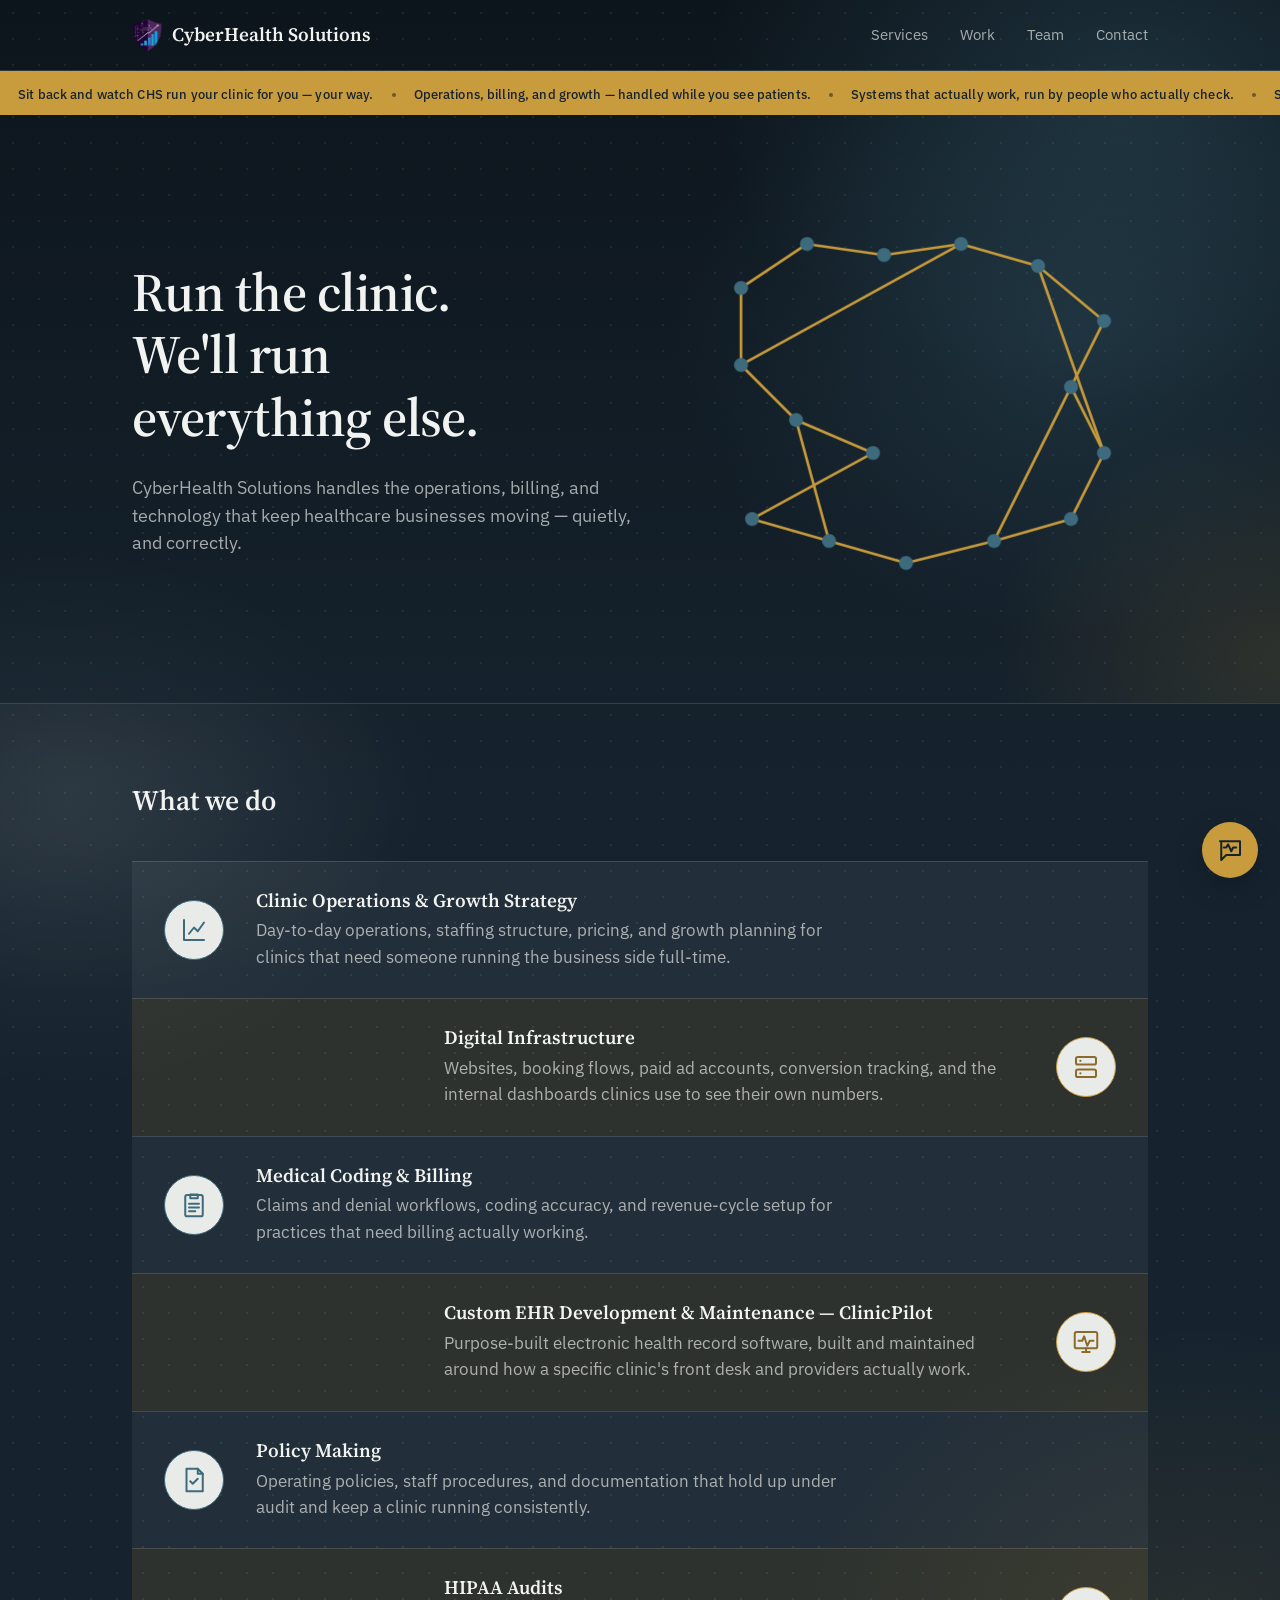
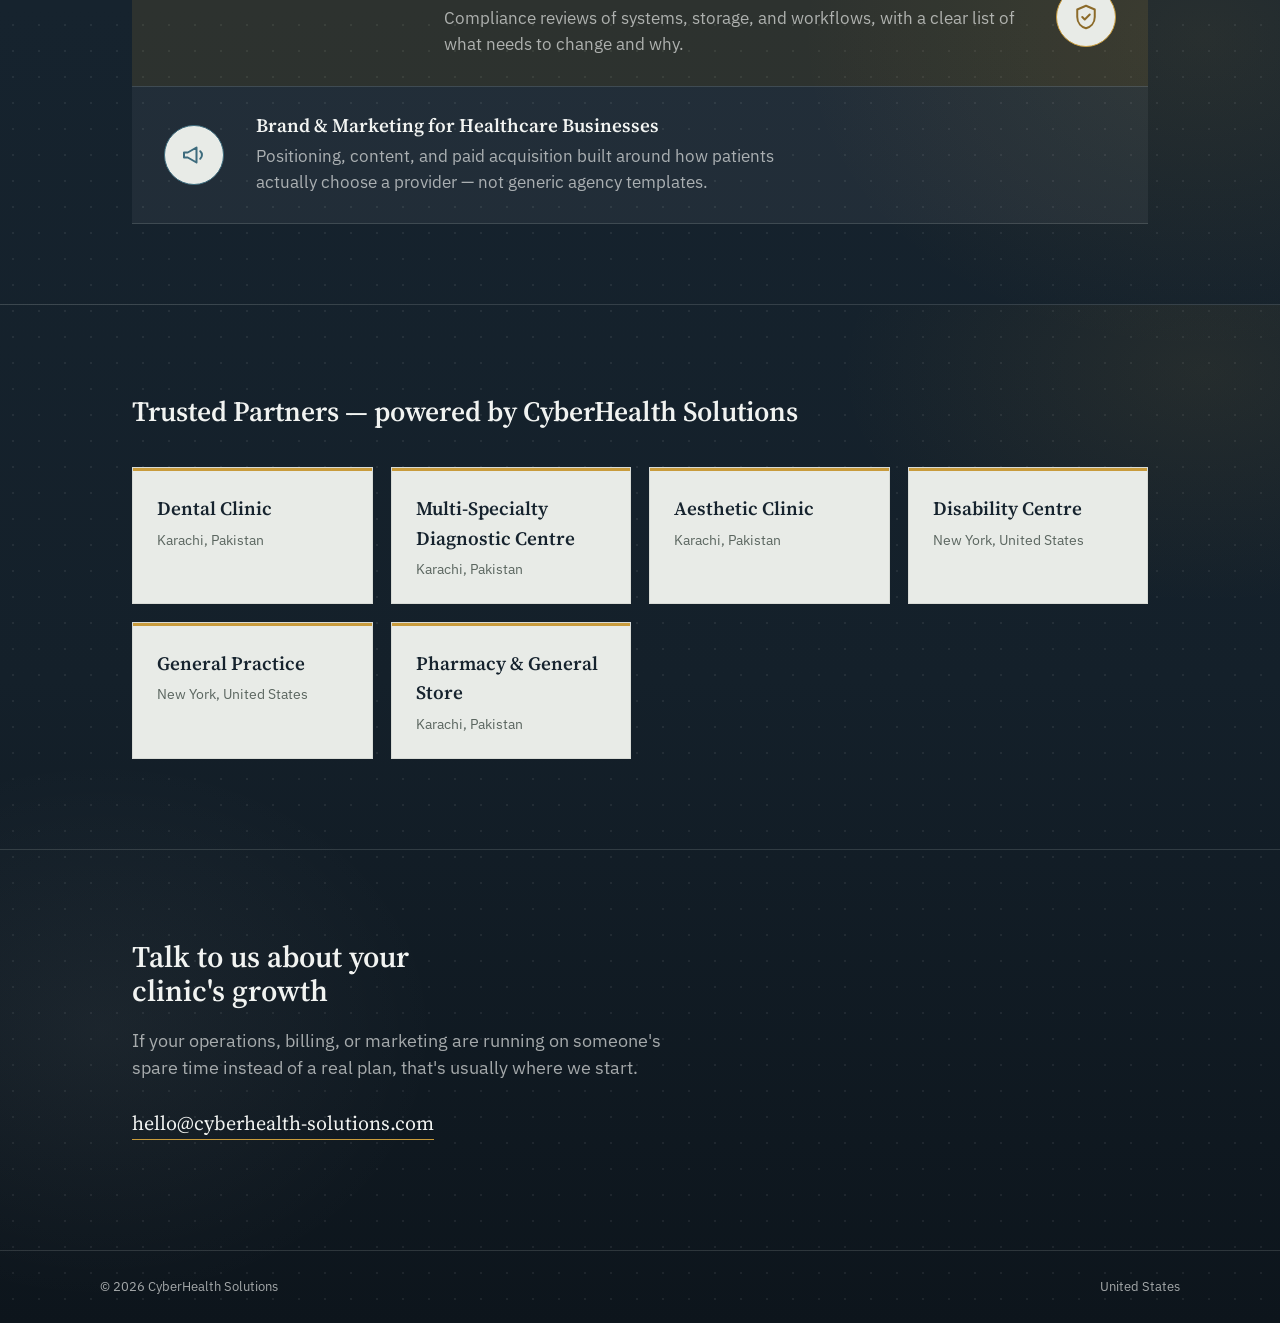
<file: index.html>
<!DOCTYPE html>
<html lang="en">
<head>
<meta charset="UTF-8">
<meta name="viewport" content="width=device-width, initial-scale=1.0">
<title>CyberHealth Solutions — Clinic operations, growth &amp; health IT consulting</title>
<meta name="description" content="CyberHealth Solutions helps clinics and healthcare businesses run better — operations, digital infrastructure, revenue cycle, and growth.">
<link rel="preconnect" href="https://fonts.googleapis.com">
<link rel="preconnect" href="https://fonts.gstatic.com" crossorigin>
<link href="https://fonts.googleapis.com/css2?family=Source+Serif+4:opsz,wght@8..60,400;8..60,500;8..60,600&family=IBM+Plex+Sans:wght@400;500;600&display=swap" rel="stylesheet">
<link rel="stylesheet" href="css/styles.css">
</head>
<body>

<header class="site-header">
  <div class="wrap header-inner">
    <a href="/" class="wordmark">
      <img class="logo-mark" src="assets/logo.png" alt="CyberHealth Solutions logo" width="499" height="563">
      <span class="wordmark-text">CyberHealth Solutions</span>
    </a>
    <nav class="site-nav">
      <a href="#services">Services</a>
      <a href="#work">Work</a>
      <a href="team.html">Team</a>
      <a href="#contact">Contact</a>
    </nav>
  </div>
</header>

<div class="marquee">
  <p class="marquee-static">Sit back and watch CHS run your clinic for you — your way.</p>
  <div class="marquee-track" aria-hidden="true">
    <span class="marquee-group">
      <span class="marquee-item">Sit back and watch CHS run your clinic for you — your way.</span>
      <span class="marquee-dot"></span>
      <span class="marquee-item">Operations, billing, and growth — handled while you see patients.</span>
      <span class="marquee-dot"></span>
      <span class="marquee-item">Systems that actually work, run by people who actually check.</span>
      <span class="marquee-dot"></span>
    </span>
    <span class="marquee-group">
      <span class="marquee-item">Sit back and watch CHS run your clinic for you — your way.</span>
      <span class="marquee-dot"></span>
      <span class="marquee-item">Operations, billing, and growth — handled while you see patients.</span>
      <span class="marquee-dot"></span>
      <span class="marquee-item">Systems that actually work, run by people who actually check.</span>
      <span class="marquee-dot"></span>
    </span>
  </div>
</div>

<main>

  <section class="hero">
    <div class="wrap hero-inner">
      <div class="hero-copy">
        <h1>Run the clinic. We'll run everything else.</h1>
        <p class="hero-sub">CyberHealth Solutions handles the operations, billing, and technology that keep healthcare businesses moving — quietly, and correctly.</p>
      </div>

      <div class="hero-animation" aria-hidden="true">
        <svg viewBox="0 0 200 180" xmlns="http://www.w3.org/2000/svg">
          <g class="hero-lines">
            <line class="hero-line" style="--i:0"  x1="20"  y1="140" x2="55"  y2="150"/>
            <line class="hero-line" style="--i:1"  x1="55"  y1="150" x2="90"  y2="160"/>
            <line class="hero-line" style="--i:2"  x1="90"  y1="160" x2="130" y2="150"/>
            <line class="hero-line" style="--i:3"  x1="130" y1="150" x2="165" y2="140"/>
            <line class="hero-line" style="--i:4"  x1="165" y1="140" x2="180" y2="110"/>
            <line class="hero-line" style="--i:5"  x1="180" y1="110" x2="165" y2="80"/>
            <line class="hero-line" style="--i:6"  x1="165" y1="80"  x2="180" y2="50"/>
            <line class="hero-line" style="--i:7"  x1="180" y1="50"  x2="150" y2="25"/>
            <line class="hero-line" style="--i:8"  x1="150" y1="25"  x2="115" y2="15"/>
            <line class="hero-line" style="--i:9"  x1="115" y1="15"  x2="80"  y2="20"/>
            <line class="hero-line" style="--i:10" x1="80"  y1="20"  x2="45"  y2="15"/>
            <line class="hero-line" style="--i:11" x1="45"  y1="15"  x2="15"  y2="35"/>
            <line class="hero-line" style="--i:12" x1="15"  y1="35"  x2="15"  y2="70"/>
            <line class="hero-line" style="--i:13" x1="15"  y1="70"  x2="40"  y2="95"/>
            <line class="hero-line" style="--i:14" x1="40"  y1="95"  x2="75"  y2="110"/>
            <line class="hero-line" style="--i:15" x1="75"  y1="110" x2="20"  y2="140"/>
            <line class="hero-line" style="--i:16" x1="55"  y1="150" x2="40"  y2="95"/>
            <line class="hero-line" style="--i:17" x1="130" y1="150" x2="165" y2="80"/>
            <line class="hero-line" style="--i:18" x1="115" y1="15"  x2="15"  y2="70"/>
            <line class="hero-line" style="--i:19" x1="180" y1="110" x2="150" y2="25"/>
          </g>
          <g class="hero-pulse">
            <circle class="hero-dot" style="--dx:80px;  --dy:10px;  --i:0"  cx="20"  cy="140" r="3.2"/>
            <circle class="hero-dot" style="--dx:28px;  --dy:-18px; --i:1"  cx="55"  cy="150" r="3.2"/>
            <circle class="hero-dot" style="--dx:-22px; --dy:-47px; --i:2"  cx="90"  cy="160" r="3.2"/>
            <circle class="hero-dot" style="--dx:-73px; --dy:-57px; --i:3"  cx="130" cy="150" r="3.2"/>
            <circle class="hero-dot" style="--dx:-114px;--dy:-67px; --i:4"  cx="165" cy="140" r="3.2"/>
            <circle class="hero-dot" style="--dx:-128px;--dy:-55px; --i:5"  cx="180" cy="110" r="3.2"/>
            <circle class="hero-dot" style="--dx:-103px;--dy:-38px; --i:6"  cx="165" cy="80"  r="3.2"/>
            <circle class="hero-dot" style="--dx:-102px;--dy:-13px; --i:7"  cx="180" cy="50"  r="3.2"/>
            <circle class="hero-dot" style="--dx:-50px; --dy:23px;  --i:8"  cx="150" cy="25"  r="3.2"/>
            <circle class="hero-dot" style="--dx:7px;   --dy:22px;  --i:9"  cx="115" cy="15"  r="3.2"/>
            <circle class="hero-dot" style="--dx:58px;  --dy:22px;  --i:10" cx="80"  cy="20"  r="3.2"/>
            <circle class="hero-dot" style="--dx:103px; --dy:40px;  --i:11" cx="45"  cy="15"  r="3.2"/>
            <circle class="hero-dot" style="--dx:134px; --dy:38px;  --i:12" cx="15"  cy="35"  r="3.2"/>
            <circle class="hero-dot" style="--dx:128px; --dy:23px;  --i:13" cx="15"  cy="70"  r="3.2"/>
            <circle class="hero-dot" style="--dx:92px;  --dy:18px;  --i:14" cx="40"  cy="95"  r="3.2"/>
            <circle class="hero-dot" style="--dx:42px;  --dy:22px;  --i:15" cx="75"  cy="110" r="3.2"/>
          </g>
        </svg>
      </div>
    </div>
  </section>

  <section id="services" class="services">
    <div class="wrap">
      <h2>What we do</h2>
      <div class="service-list">

        <div class="service-banner">
          <span class="service-icon">
            <svg viewBox="0 0 24 24" fill="none" stroke="currentColor" stroke-width="1.6" stroke-linecap="round" stroke-linejoin="round"><path d="M4 4v16h16"/><path d="M8 15l4-5 3 3 5-7"/></svg>
          </span>
          <div class="service-copy">
            <h3>Clinic Operations &amp; Growth Strategy</h3>
            <p>Day-to-day operations, staffing structure, pricing, and growth planning for clinics that need someone running the business side full-time.</p>
          </div>
        </div>

        <div class="service-banner">
          <span class="service-icon">
            <svg viewBox="0 0 24 24" fill="none" stroke="currentColor" stroke-width="1.6" stroke-linecap="round" stroke-linejoin="round"><rect x="4" y="4" width="16" height="6" rx="1.5"/><rect x="4" y="14" width="16" height="6" rx="1.5"/><circle cx="7.5" cy="7" r="0.9" fill="currentColor" stroke="none"/><circle cx="7.5" cy="17" r="0.9" fill="currentColor" stroke="none"/></svg>
          </span>
          <div class="service-copy">
            <h3>Digital Infrastructure</h3>
            <p>Websites, booking flows, paid ad accounts, conversion tracking, and the internal dashboards clinics use to see their own numbers.</p>
          </div>
        </div>

        <div class="service-banner">
          <span class="service-icon">
            <svg viewBox="0 0 24 24" fill="none" stroke="currentColor" stroke-width="1.6" stroke-linecap="round" stroke-linejoin="round"><rect x="5" y="4" width="14" height="17" rx="1.5"/><path d="M9 3.5h6v3H9z"/><path d="M8 11h8M8 14h8M8 17h5"/></svg>
          </span>
          <div class="service-copy">
            <h3>Medical Coding &amp; Billing</h3>
            <p>Claims and denial workflows, coding accuracy, and revenue-cycle setup for practices that need billing actually working.</p>
          </div>
        </div>

        <div class="service-banner">
          <span class="service-icon">
            <svg viewBox="0 0 24 24" fill="none" stroke="currentColor" stroke-width="1.6" stroke-linecap="round" stroke-linejoin="round"><rect x="3" y="4" width="18" height="13" rx="1.5"/><path d="M9 20h6M12 17v3"/><path d="M6 11h3l1.5-3.5L13 15l2-4h3"/></svg>
          </span>
          <div class="service-copy">
            <h3>Custom EHR Development &amp; Maintenance — ClinicPilot</h3>
            <p>Purpose-built electronic health record software, built and maintained around how a specific clinic's front desk and providers actually work.</p>
          </div>
        </div>

        <div class="service-banner">
          <span class="service-icon">
            <svg viewBox="0 0 24 24" fill="none" stroke="currentColor" stroke-width="1.6" stroke-linecap="round" stroke-linejoin="round"><path d="M6 3h9l4 4v14H6z"/><path d="M15 3v4h4"/><path d="M9 13l2 2 4-4"/></svg>
          </span>
          <div class="service-copy">
            <h3>Policy Making</h3>
            <p>Operating policies, staff procedures, and documentation that hold up under audit and keep a clinic running consistently.</p>
          </div>
        </div>

        <div class="service-banner">
          <span class="service-icon">
            <svg viewBox="0 0 24 24" fill="none" stroke="currentColor" stroke-width="1.6" stroke-linecap="round" stroke-linejoin="round"><path d="M12 3l7 3v6c0 5-3.5 8-7 9-3.5-1-7-4-7-9V6z"/><path d="M9 12l2 2 4-4"/></svg>
          </span>
          <div class="service-copy">
            <h3>HIPAA Audits</h3>
            <p>Compliance reviews of systems, storage, and workflows, with a clear list of what needs to change and why.</p>
          </div>
        </div>

        <div class="service-banner">
          <span class="service-icon">
            <svg viewBox="0 0 24 24" fill="none" stroke="currentColor" stroke-width="1.6" stroke-linecap="round" stroke-linejoin="round"><path d="M4 10v4h3l7 4V6l-7 4H4z"/><path d="M17 9a4 4 0 010 6"/></svg>
          </span>
          <div class="service-copy">
            <h3>Brand &amp; Marketing for Healthcare Businesses</h3>
            <p>Positioning, content, and paid acquisition built around how patients actually choose a provider — not generic agency templates.</p>
          </div>
        </div>

      </div>
    </div>
  </section>

  <section id="work" class="work">
    <div class="wrap">
      <h2>Trusted Partners — powered by CyberHealth Solutions</h2>
      <div class="partner-grid">

        <div class="partner-badge">
          <span class="partner-name">Dental Clinic</span>
          <span class="partner-loc">Karachi, Pakistan</span>
        </div>

        <div class="partner-badge">
          <span class="partner-name">Multi-Specialty Diagnostic Centre</span>
          <span class="partner-loc">Karachi, Pakistan</span>
        </div>

        <div class="partner-badge">
          <span class="partner-name">Aesthetic Clinic</span>
          <span class="partner-loc">Karachi, Pakistan</span>
        </div>

        <div class="partner-badge">
          <span class="partner-name">Disability Centre</span>
          <span class="partner-loc">New York, United States</span>
        </div>

        <div class="partner-badge">
          <span class="partner-name">General Practice</span>
          <span class="partner-loc">New York, United States</span>
        </div>

        <div class="partner-badge">
          <span class="partner-name">Pharmacy &amp; General Store</span>
          <span class="partner-loc">Karachi, Pakistan</span>
        </div>

      </div>
    </div>
  </section>

  <section id="contact" class="contact">
    <div class="wrap">
      <h2>Talk to us about your clinic's growth</h2>
      <p>If your operations, billing, or marketing are running on someone's spare time instead of a real plan, that's usually where we start.</p>
      <a class="contact-link" href="mailto:hello@cyberhealth-solutions.com">hello@cyberhealth-solutions.com</a>
    </div>
  </section>

</main>

<footer class="site-footer">
  <div class="wrap footer-inner">
    <span>© 2026 CyberHealth Solutions</span>
    <span>United States</span>
  </div>
</footer>

<div class="mascot-widget">
  <button type="button" class="mascot-button" id="mascotToggle" aria-haspopup="dialog" aria-expanded="false" aria-controls="mascotPanel" aria-label="Open chat with CyberHealth Solutions">
    <svg viewBox="0 0 24 24" fill="none" stroke="currentColor" stroke-width="1.6" stroke-linecap="round" stroke-linejoin="round"><path d="M4 5h16v11H9l-4 4V5z"/><path d="M7 10h2l1.5-2.5L13 13l1.5-3H17"/></svg>
  </button>
  <div class="mascot-panel" id="mascotPanel" role="dialog" aria-labelledby="mascotPanelTitle" hidden>
    <div class="mascot-panel-head">
      <span id="mascotPanelTitle">Send us a message</span>
      <button type="button" class="mascot-close" id="mascotClose" aria-label="Close">×</button>
    </div>
    <form class="mascot-form" id="mascotForm">
      <div>
        <label for="mascotName">Name</label>
        <input type="text" id="mascotName" name="name" required>
      </div>
      <div>
        <label for="mascotEmail">Email</label>
        <input type="email" id="mascotEmail" name="email" required>
      </div>
      <div>
        <label for="mascotMessage">Message</label>
        <textarea id="mascotMessage" name="message" rows="4" required></textarea>
      </div>
      <button type="submit" class="mascot-submit">Send via email</button>
    </form>
  </div>
</div>

<script src="js/mascot.js"></script>
</body>
</html>
</file>
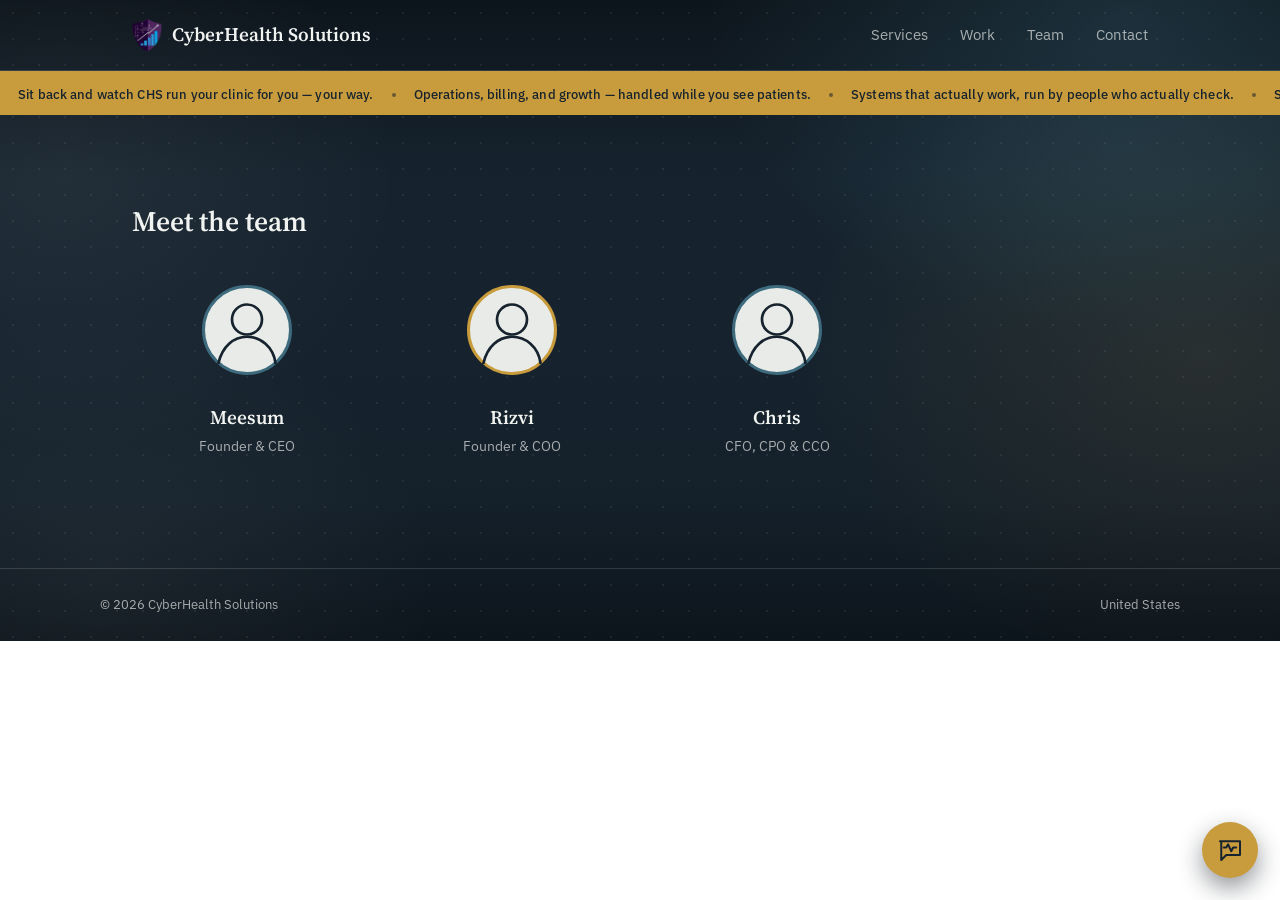
<file: team.html>
<!DOCTYPE html>
<html lang="en">
<head>
<meta charset="UTF-8">
<meta name="viewport" content="width=device-width, initial-scale=1.0">
<title>Meet the Team — CyberHealth Solutions</title>
<meta name="description" content="The team behind CyberHealth Solutions.">
<link rel="preconnect" href="https://fonts.googleapis.com">
<link rel="preconnect" href="https://fonts.gstatic.com" crossorigin>
<link href="https://fonts.googleapis.com/css2?family=Source+Serif+4:opsz,wght@8..60,400;8..60,500;8..60,600&family=IBM+Plex+Sans:wght@400;500;600&display=swap" rel="stylesheet">
<link rel="stylesheet" href="css/styles.css">
</head>
<body>

<header class="site-header">
  <div class="wrap header-inner">
    <a href="/" class="wordmark">
      <img class="logo-mark" src="assets/logo.png" alt="CyberHealth Solutions logo" width="499" height="563">
      <span class="wordmark-text">CyberHealth Solutions</span>
    </a>
    <nav class="site-nav">
      <a href="index.html#services">Services</a>
      <a href="index.html#work">Work</a>
      <a href="team.html">Team</a>
      <a href="index.html#contact">Contact</a>
    </nav>
  </div>
</header>

<div class="marquee">
  <p class="marquee-static">Sit back and watch CHS run your clinic for you — your way.</p>
  <div class="marquee-track" aria-hidden="true">
    <span class="marquee-group">
      <span class="marquee-item">Sit back and watch CHS run your clinic for you — your way.</span>
      <span class="marquee-dot"></span>
      <span class="marquee-item">Operations, billing, and growth — handled while you see patients.</span>
      <span class="marquee-dot"></span>
      <span class="marquee-item">Systems that actually work, run by people who actually check.</span>
      <span class="marquee-dot"></span>
    </span>
    <span class="marquee-group">
      <span class="marquee-item">Sit back and watch CHS run your clinic for you — your way.</span>
      <span class="marquee-dot"></span>
      <span class="marquee-item">Operations, billing, and growth — handled while you see patients.</span>
      <span class="marquee-dot"></span>
      <span class="marquee-item">Systems that actually work, run by people who actually check.</span>
      <span class="marquee-dot"></span>
    </span>
  </div>
</div>

<main>
  <section class="team">
    <div class="wrap">
      <h2>Meet the team</h2>
      <div class="team-grid">

        <div class="team-card">
          <svg class="team-avatar team-avatar--teal" viewBox="0 0 64 64" aria-hidden="true">
            <circle class="avatar-bg" cx="32" cy="32" r="29"/>
            <circle class="avatar-head" cx="32" cy="25" r="10"/>
            <path class="avatar-body" d="M13 54c2.5-11 10-17.5 19-17.5S49.5 43 51 54"/>
          </svg>
          <div class="team-name">Meesum</div>
          <div class="team-title">Founder &amp; CEO</div>
        </div>

        <div class="team-card">
          <svg class="team-avatar team-avatar--gold" viewBox="0 0 64 64" aria-hidden="true">
            <circle class="avatar-bg" cx="32" cy="32" r="29"/>
            <circle class="avatar-head" cx="32" cy="25" r="10"/>
            <path class="avatar-body" d="M13 54c2.5-11 10-17.5 19-17.5S49.5 43 51 54"/>
          </svg>
          <div class="team-name">Rizvi</div>
          <div class="team-title">Founder &amp; COO</div>
        </div>

        <div class="team-card">
          <svg class="team-avatar team-avatar--teal" viewBox="0 0 64 64" aria-hidden="true">
            <circle class="avatar-bg" cx="32" cy="32" r="29"/>
            <circle class="avatar-head" cx="32" cy="25" r="10"/>
            <path class="avatar-body" d="M13 54c2.5-11 10-17.5 19-17.5S49.5 43 51 54"/>
          </svg>
          <div class="team-name">Chris</div>
          <div class="team-title">CFO, CPO &amp; CCO</div>
        </div>

      </div>
    </div>
  </section>
</main>

<footer class="site-footer">
  <div class="wrap footer-inner">
    <span>© 2026 CyberHealth Solutions</span>
    <span>United States</span>
  </div>
</footer>

<div class="mascot-widget">
  <button type="button" class="mascot-button" id="mascotToggle" aria-haspopup="dialog" aria-expanded="false" aria-controls="mascotPanel" aria-label="Open chat with CyberHealth Solutions">
    <svg viewBox="0 0 24 24" fill="none" stroke="currentColor" stroke-width="1.6" stroke-linecap="round" stroke-linejoin="round"><path d="M4 5h16v11H9l-4 4V5z"/><path d="M7 10h2l1.5-2.5L13 13l1.5-3H17"/></svg>
  </button>
  <div class="mascot-panel" id="mascotPanel" role="dialog" aria-labelledby="mascotPanelTitle" hidden>
    <div class="mascot-panel-head">
      <span id="mascotPanelTitle">Send us a message</span>
      <button type="button" class="mascot-close" id="mascotClose" aria-label="Close">×</button>
    </div>
    <form class="mascot-form" id="mascotForm">
      <div>
        <label for="mascotName">Name</label>
        <input type="text" id="mascotName" name="name" required>
      </div>
      <div>
        <label for="mascotEmail">Email</label>
        <input type="email" id="mascotEmail" name="email" required>
      </div>
      <div>
        <label for="mascotMessage">Message</label>
        <textarea id="mascotMessage" name="message" rows="4" required></textarea>
      </div>
      <button type="submit" class="mascot-submit">Send via email</button>
    </form>
  </div>
</div>

<script src="js/mascot.js"></script>
</body>
</html>
</file>
<file: css/styles.css>
/* ============================================
   CyberHealth Solutions — design tokens
   Color:  ink #16232E · paper #F1F3F1 · teal #3D6B7D · gold #C89B3C
           muted #5B6660 · rule #D8DBD6
   Dark-page tokens: muted-dark / hairline / veil for text & panels that
   sit directly on the site-wide dark gradient (see body{}).
   Type:   Source Serif 4 (display) / IBM Plex Sans (body, ui)
   Layout: left-aligned, asymmetric, ledger-style record rows
   ============================================ */

:root {
  --ink: #16232E;
  --ink-deep: #0D151C;
  --paper: #F1F3F1;
  --paper-raised: #E8EBE7;
  --accent: #3D6B7D;
  --accent-bright: #7FB0C4;
  --accent-soft: rgba(61, 107, 125, 0.14);
  --gold: #C89B3C;
  --gold-soft: rgba(200, 155, 60, 0.16);
  --gold-dim: #8C6B2A;
  --muted: #5B6660;
  --muted-dark: rgba(241, 243, 241, 0.66);
  --rule: #D8DBD6;
  --hairline: rgba(241, 243, 241, 0.14);
  --veil: rgba(241, 243, 241, 0.05);
  --veil-gold: rgba(200, 155, 60, 0.13);

  --font-display: 'Source Serif 4', Georgia, serif;
  --font-body: 'IBM Plex Sans', -apple-system, BlinkMacSystemFont, sans-serif;

  --wrap-width: 1080px;
}

* { box-sizing: border-box; }

html { scroll-behavior: smooth; }

@media (prefers-reduced-motion: reduce) {
  html { scroll-behavior: auto; }
  * { animation-duration: 0.01ms !important; transition-duration: 0.01ms !important; }

  /* Hero heartbeat → circuit: skip straight to the static circuit end-state,
     with no ongoing ambient loop. */
  .hero-pulse,
  .hero-dot,
  .hero-line {
    animation: none !important;
    transform: none !important;
  }
  .hero-line {
    stroke-dashoffset: 0 !important;
    opacity: 1 !important;
  }
  .hero-dot { opacity: 1 !important; }

  /* Idle loops (mascot, service icons, team avatars) hold still. */
  .mascot-button,
  .service-icon,
  .team-avatar { animation: none !important; }
}

body {
  margin: 0;
  color: var(--paper);
  font-family: var(--font-body);
  font-size: 17px;
  line-height: 1.55;
  -webkit-font-smoothing: antialiased;

  /* Full-page dark gradient (previously hero-only), with a few soft
     glows — teal, gold, and plain light — so it reads as atmosphere
     rather than one flat dark slab. */
  background-image:
    radial-gradient(rgba(241, 243, 241, 0.07) 1px, transparent 1.4px),
    radial-gradient(700px 520px at 88% 3%, rgba(61, 107, 125, 0.30), transparent 60%),
    radial-gradient(520px 420px at 5% 28%, rgba(241, 243, 241, 0.055), transparent 65%),
    radial-gradient(620px 480px at 94% 56%, rgba(200, 155, 60, 0.10), transparent 65%),
    radial-gradient(520px 420px at 8% 90%, rgba(241, 243, 241, 0.05), transparent 65%),
    linear-gradient(180deg, var(--ink-deep) 0%, var(--ink) 28%, #16232E 55%, #14202A 78%, var(--ink-deep) 100%);
  background-size: 26px 26px, auto, auto, auto, auto, auto;
  background-repeat: repeat, no-repeat, no-repeat, no-repeat, no-repeat, no-repeat;
}

.wrap {
  max-width: var(--wrap-width);
  margin: 0 auto;
  padding: 0 32px;
}

a {
  color: var(--accent-bright);
  text-decoration: none;
  border-bottom: 1px solid transparent;
  transition: border-color 0.15s ease;
}
a:hover, a:focus-visible { border-bottom-color: currentColor; }
a:focus-visible { outline: 2px solid var(--gold); outline-offset: 3px; }

h1, h2, h3 {
  font-family: var(--font-display);
  font-weight: 600;
  line-height: 1.15;
  margin: 0;
  color: var(--paper);
}

p { margin: 0; }

/* ---------- header ---------- */

.site-header {
  border-bottom: 1px solid var(--hairline);
  position: relative;
  z-index: 20;
}

.header-inner {
  display: flex;
  align-items: center;
  justify-content: space-between;
  padding-top: 18px;
  padding-bottom: 18px;
}

.wordmark {
  display: flex;
  align-items: center;
  gap: 10px;
  border-bottom: none;
}

.wordmark:hover, .wordmark:focus-visible { border-bottom: none; }

.logo-mark {
  height: 34px;
  width: auto;
  flex-shrink: 0;
}

.wordmark-text {
  font-family: var(--font-display);
  font-size: 19px;
  font-weight: 600;
  color: var(--paper);
}

.site-nav {
  display: flex;
  gap: 32px;
}

.site-nav a {
  color: var(--muted-dark);
  font-size: 15px;
}

/* ---------- marquee ---------- */

.marquee {
  position: sticky;
  top: 0;
  z-index: 15;
  overflow: hidden;
  background: var(--gold);
  color: var(--ink);
  padding: 9px 0;
}

.marquee-track {
  display: inline-flex;
  white-space: nowrap;
  animation: marquee-scroll 34s linear infinite;
  will-change: transform;
}

.marquee:hover .marquee-track,
.marquee:focus-within .marquee-track {
  animation-play-state: paused;
}

@keyframes marquee-scroll {
  from { transform: translateX(0); }
  to { transform: translateX(-50%); }
}

.marquee-group {
  display: inline-flex;
  align-items: center;
}

.marquee-item {
  font-size: 13px;
  font-weight: 500;
  letter-spacing: 0.01em;
  padding: 0 18px;
}

.marquee-dot {
  width: 4px;
  height: 4px;
  flex-shrink: 0;
  border-radius: 50%;
  background: var(--ink);
  opacity: 0.55;
}

/* Visually hidden by default — screen readers get one clean line instead
   of the duplicated, auto-scrolling track (which is aria-hidden). */
.marquee-static {
  position: absolute;
  width: 1px;
  height: 1px;
  margin: -1px;
  padding: 0;
  overflow: hidden;
  clip: rect(0, 0, 0, 0);
  white-space: nowrap;
  border: 0;
}

@media (prefers-reduced-motion: reduce) {
  .marquee-track { display: none; }
  .marquee-static {
    position: static;
    width: auto;
    height: auto;
    margin: 0;
    padding: 0 24px;
    overflow: visible;
    clip: auto;
    white-space: normal;
    font-size: 13px;
    font-weight: 500;
  }
}

/* ---------- hero ---------- */

.hero {
  position: relative;
  overflow: hidden;
  padding: 96px 0;
  /* Extra local glow on top of the body-wide gradient, centered on the
     (now larger) animation. */
  background:
    radial-gradient(620px 460px at 84% 38%, rgba(61, 107, 125, 0.28), transparent 65%),
    radial-gradient(420px 340px at 100% 92%, rgba(200, 155, 60, 0.14), transparent 70%);
}

.hero-inner {
  position: relative;
  display: grid;
  grid-template-columns: minmax(0, 1fr) 440px;
  gap: 56px;
  align-items: center;
}

.hero-copy { max-width: 600px; }

.hero h1 {
  font-size: clamp(34px, 5vw, 54px);
  letter-spacing: -0.01em;
  max-width: 14ch;
}

.hero-sub {
  margin-top: 26px;
  max-width: 52ch;
  font-size: 18px;
  color: var(--muted-dark);
}

.hero-animation {
  position: relative;
  width: 100%;
}

.hero-animation svg { width: 100%; height: auto; display: block; }

/* Hero heartbeat → circuit: plays once on load, then settles into a
   slow, low-amplitude ambient loop — a periodic heartbeat and a gentle
   drift on the circuit dots/lines. Calm background motion, not a repeat
   of the intro. */
.hero-pulse {
  transform-origin: 100px 94px;
  animation-name: hero-heartbeat, hero-heartbeat-ambient;
  animation-duration: 1.4s, 6.5s;
  animation-timing-function: ease-in-out, ease-in-out;
  animation-iteration-count: 2, infinite;
  animation-delay: 0s, 2.8s;
  animation-fill-mode: both, both;
}

@keyframes hero-heartbeat {
  0%, 100% { transform: scale(1); }
  12% { transform: scale(1.12); }
  24% { transform: scale(0.97); }
  34% { transform: scale(1.08); }
  46% { transform: scale(1); }
}

/* Long, mostly-flat cycle with one small, subtle "thump" — periodic,
   not constant undulation. */
@keyframes hero-heartbeat-ambient {
  0%, 78%, 100% { transform: scale(1); }
  86% { transform: scale(1.032); }
  92% { transform: scale(0.997); }
}

.hero-dot {
  fill: var(--accent);
  transform: translate(var(--dx), var(--dy));
  animation-name: hero-dot-morph, hero-dot-ambient;
  animation-duration: 0.9s, 4.5s;
  animation-timing-function: cubic-bezier(0.22, 0.61, 0.36, 1), ease-in-out;
  animation-iteration-count: 1, infinite;
  animation-delay: calc(2.6s + (var(--i, 0) * 0.025s)), calc(3.5s + (var(--i, 0) * 0.025s));
  animation-fill-mode: forwards, both;
}

@keyframes hero-dot-morph {
  from { transform: translate(var(--dx), var(--dy)); }
  to { transform: translate(0, 0); }
}

/* Ambient: a gentle brightness drift once each dot has settled into place. */
@keyframes hero-dot-ambient {
  0%, 100% { opacity: 1; }
  50% { opacity: 0.68; }
}

.hero-line {
  fill: none;
  stroke: var(--gold);
  stroke-width: 1.2;
  stroke-linecap: round;
  opacity: 0;
  stroke-dasharray: 300;
  stroke-dashoffset: 300;
  animation-name: hero-line-draw, hero-line-pulse;
  animation-duration: 0.8s, 5s;
  animation-timing-function: ease-out, ease-in-out;
  animation-iteration-count: 1, infinite;
  animation-delay: calc(3.5s + (var(--i, 0) * 0.03s)), calc(4.3s + (var(--i, 0) * 0.03s));
  animation-fill-mode: forwards, both;
}

@keyframes hero-line-draw {
  0% { opacity: 0; stroke-dashoffset: 300; }
  15% { opacity: 1; }
  100% { opacity: 1; stroke-dashoffset: 0; }
}

/* Ambient: connections gently pulse, like a signal still moving through
   the circuit. */
@keyframes hero-line-pulse {
  0%, 100% { opacity: 1; }
  50% { opacity: 0.5; }
}

/* ---------- services ---------- */

.services {
  position: relative;
  padding: 80px 0;
  background: radial-gradient(560px 340px at 6% 6%, rgba(241, 243, 241, 0.06), transparent 65%);
  border-top: 1px solid var(--hairline);
  border-bottom: 1px solid var(--hairline);
}

.services h2 {
  font-size: 28px;
  margin-bottom: 44px;
}

.service-list {
  display: grid;
  gap: 0;
}

.service-banner {
  display: flex;
  align-items: center;
  gap: 32px;
  padding: 28px 32px;
  border-top: 1px solid var(--hairline);
  background: var(--veil);
}

.service-banner:last-child { border-bottom: 1px solid var(--hairline); }

.service-banner:nth-child(even) {
  flex-direction: row-reverse;
  background: var(--veil-gold);
}

.service-icon {
  flex-shrink: 0;
  width: 60px;
  height: 60px;
  border-radius: 50%;
  display: flex;
  align-items: center;
  justify-content: center;
  background: var(--paper-raised);
  border: 1.5px solid var(--accent);
  color: var(--accent);
  animation: icon-breathe 3.4s ease-in-out infinite;
}

.service-banner:nth-child(even) .service-icon {
  border-color: var(--gold);
  color: var(--gold-dim);
}

.service-icon svg {
  width: 30px;
  height: 30px;
}

@keyframes icon-breathe {
  0%, 100% { transform: scale(1); }
  50% { transform: scale(1.08); }
}

.service-copy h3 {
  font-size: 19px;
  font-weight: 600;
}

.service-copy p {
  margin-top: 6px;
  color: var(--muted-dark);
  max-width: 58ch;
}

/* ---------- work / trusted partners ---------- */

.work {
  position: relative;
  padding: 90px 0;
  background: radial-gradient(560px 360px at 94% 12%, rgba(200, 155, 60, 0.09), transparent 65%);
}

.work h2 {
  font-size: 28px;
}

.work .section-sub {
  margin-top: 10px;
  margin-bottom: 40px;
  color: var(--muted-dark);
  font-size: 15px;
}

.partner-grid {
  position: relative;
  display: grid;
  grid-template-columns: repeat(auto-fit, minmax(220px, 1fr));
  gap: 18px;
  margin-top: 40px;
}

/* Partner badges stay light plaques — a deliberate light accent against
   the dark page, so no text-color changes needed inside them. */
.partner-badge {
  position: relative;
  padding: 26px 24px 22px;
  border: 1px solid var(--rule);
  background: var(--paper-raised);
  transition: transform 0.18s ease, box-shadow 0.18s ease;
}

.partner-badge::before {
  content: '';
  position: absolute;
  top: 0;
  left: 0;
  right: 0;
  height: 3px;
  background: var(--gold);
}

.partner-badge:hover {
  transform: translateY(-3px);
  box-shadow: 0 14px 28px rgba(13, 21, 28, 0.35);
}

.partner-name {
  font-family: var(--font-display);
  font-size: 19px;
  font-weight: 600;
  color: var(--ink);
}

.partner-loc {
  display: block;
  margin-top: 6px;
  font-size: 14px;
  color: var(--muted);
}

/* ---------- contact ---------- */

.contact {
  padding: 90px 0 110px;
  border-top: 1px solid var(--hairline);
}

.contact h2 {
  font-size: 30px;
  max-width: 20ch;
}

.contact p {
  margin-top: 18px;
  max-width: 52ch;
  color: var(--muted-dark);
  font-size: 18px;
}

.contact-link {
  display: inline-block;
  margin-top: 26px;
  font-family: var(--font-display);
  font-size: 20px;
  color: var(--paper);
  border-bottom: 1px solid var(--gold);
}

/* ---------- footer ---------- */

.site-footer {
  border-top: 1px solid var(--hairline);
}

.footer-inner {
  display: flex;
  justify-content: space-between;
  padding: 26px 0;
  font-size: 13px;
  color: var(--muted-dark);
}

/* ---------- team page ---------- */

.team {
  position: relative;
  padding: 90px 0 110px;
  background: radial-gradient(520px 340px at 88% 8%, rgba(61, 107, 125, 0.12), transparent 65%);
}

.team h2 {
  font-size: 28px;
  margin-bottom: 44px;
}

.team-grid {
  position: relative;
  display: grid;
  grid-template-columns: repeat(auto-fit, minmax(200px, 1fr));
  gap: 36px;
  max-width: 760px;
}

.team-card {
  text-align: center;
}

/* Avatars stay light discs — the same "light accent on dark page"
   treatment as the partner badges and service icons. */
.team-avatar {
  width: 96px;
  height: 96px;
  margin: 0 auto 18px;
  animation: icon-breathe 4s ease-in-out infinite;
}

.avatar-bg {
  fill: var(--paper-raised);
  stroke: var(--rule);
  stroke-width: 1.5;
}

.avatar-head,
.avatar-body {
  fill: none;
  stroke: var(--ink);
  stroke-width: 1.8;
  stroke-linecap: round;
  stroke-linejoin: round;
}

.team-avatar--teal .avatar-bg { stroke: var(--accent); stroke-width: 2; }
.team-avatar--gold .avatar-bg { stroke: var(--gold); stroke-width: 2; }

.team-name {
  font-family: var(--font-display);
  font-size: 19px;
  font-weight: 600;
  color: var(--paper);
}

.team-title {
  margin-top: 4px;
  font-size: 14px;
  color: var(--muted-dark);
}

/* ---------- mascot widget ---------- */
/* A self-contained light popover — intentionally unchanged by the
   page-wide dark theme, like a system dialog. */

.mascot-widget {
  position: fixed;
  right: 22px;
  bottom: 22px;
  z-index: 80;
}

.mascot-button {
  width: 56px;
  height: 56px;
  border-radius: 50%;
  border: none;
  cursor: pointer;
  background: var(--gold);
  color: var(--ink);
  display: flex;
  align-items: center;
  justify-content: center;
  box-shadow: 0 10px 24px rgba(13, 21, 28, 0.45);
  animation: mascot-breathe 3.2s ease-in-out infinite;
}

.mascot-button svg { width: 30px; height: 30px; }

.mascot-button:hover,
.mascot-button:focus-visible {
  animation-play-state: paused;
  outline: none;
  box-shadow: 0 12px 28px rgba(13, 21, 28, 0.5);
}

@keyframes mascot-breathe {
  0%, 100% { transform: translateY(0) scale(1); }
  50% { transform: translateY(-3px) scale(1.05); }
}

.mascot-panel {
  position: absolute;
  right: 0;
  bottom: 70px;
  width: min(320px, calc(100vw - 44px));
  background: var(--paper);
  border: 1px solid var(--rule);
  box-shadow: 0 18px 40px rgba(13, 21, 28, 0.4);
  padding: 18px;
}

.mascot-panel[hidden] { display: none; }

.mascot-panel-head {
  display: flex;
  align-items: center;
  justify-content: space-between;
  margin-bottom: 12px;
}

.mascot-panel-head span {
  font-family: var(--font-display);
  font-weight: 600;
  font-size: 16px;
  color: var(--ink);
}

.mascot-close {
  border: none;
  background: none;
  cursor: pointer;
  font-size: 20px;
  line-height: 1;
  color: var(--muted);
  padding: 2px 4px;
}
.mascot-close:hover, .mascot-close:focus-visible { color: var(--ink); }

.mascot-form {
  display: flex;
  flex-direction: column;
  gap: 10px;
}

.mascot-form label {
  font-size: 13px;
  color: var(--muted);
}

.mascot-form input,
.mascot-form textarea {
  width: 100%;
  margin-top: 4px;
  padding: 8px 10px;
  border: 1px solid var(--rule);
  background: #fff;
  font-family: var(--font-body);
  font-size: 14px;
  color: var(--ink);
  resize: vertical;
}

.mascot-form input:focus-visible,
.mascot-form textarea:focus-visible {
  outline: 2px solid var(--accent);
  outline-offset: 1px;
}

.mascot-submit {
  margin-top: 4px;
  padding: 10px 14px;
  border: none;
  background: var(--ink);
  color: var(--paper);
  font-family: var(--font-body);
  font-weight: 500;
  font-size: 14px;
  cursor: pointer;
}
.mascot-submit:hover, .mascot-submit:focus-visible { background: var(--accent); }

/* ---------- responsive ---------- */

@media (max-width: 860px) {
  .hero-inner { grid-template-columns: 1fr; }
  .hero-animation { max-width: 380px; margin-top: 40px; }
}

@media (max-width: 720px) {
  .wrap { padding: 0 20px; }
  .hero { padding: 64px 0 56px; }
  .service-banner,
  .service-banner:nth-child(even) {
    flex-direction: column;
    align-items: flex-start;
    gap: 16px;
  }
  .site-nav { gap: 20px; }
  .mascot-widget { right: 16px; bottom: 16px; }
  .mascot-panel { right: -10px; }
}
</file>
